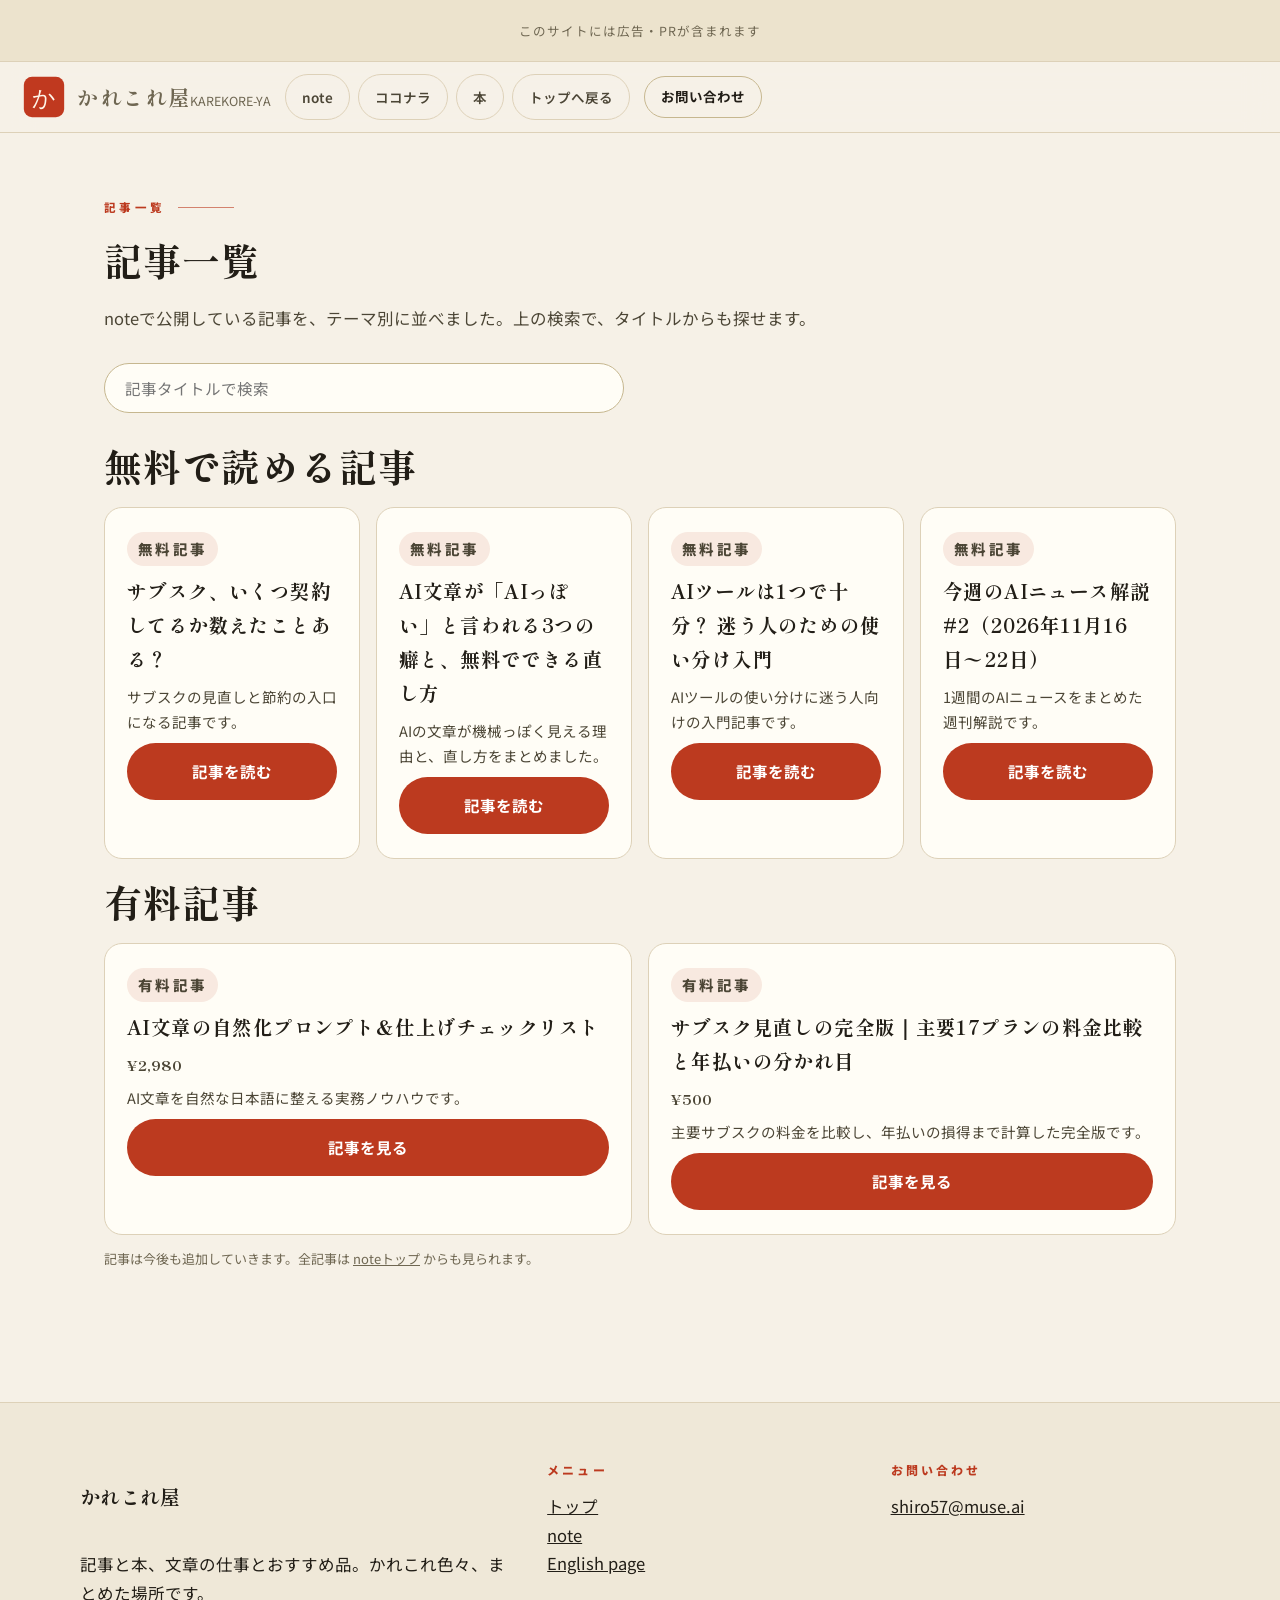
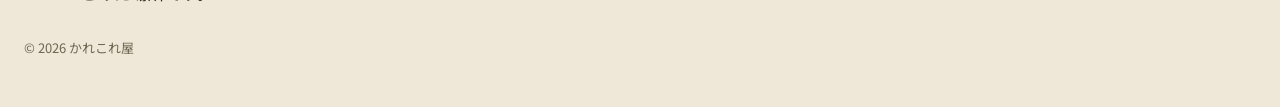
<file: articles.html>
<!DOCTYPE html>
<html lang="ja">
<head>
<meta charset="UTF-8">
<meta name="viewport" content="width=device-width, initial-scale=1.0">
<title>記事一覧 | かれこれ屋</title>
<meta name="description" content="かれこれ屋のnote記事一覧。AIツールの使い方、サブスク見直しと節約、AI文章を自然な日本語にするコツなど、テーマ別に探せます。">
<link rel="canonical" href="https://kendesk.github.io/articles.html">
<link rel="icon" href="assets/logo.png">
<link rel="apple-touch-icon" href="assets/logo.png">
<link rel="preconnect" href="https://fonts.googleapis.com">
<link rel="preconnect" href="https://fonts.gstatic.com" crossorigin>
<script>try{document.documentElement.dataset.theme=localStorage.getItem('kk-theme')||'light'}catch(e){document.documentElement.dataset.theme='light'}</script>
<link href="https://fonts.googleapis.com/css2?family=Noto+Sans+JP:wght@400;700;900&family=Shippori+Mincho:wght@600;800&display=swap" rel="stylesheet">
<link rel="stylesheet" href="style.css">
</head>
<body>
<div class="topbar"><p>このサイトには広告・PRが含まれます</p></div>
<header class="site-header">
  <div class="header-inner">
    <a class="brand" href="index.html">
      <span class="brand-mark" aria-hidden="true"><svg viewBox="0 0 48 48" width="44" height="44"><rect x="2" y="2" width="44" height="44" rx="9" fill="#C0391F"/><text x="24" y="34" text-anchor="middle" font-size="25" fill="#FFF7EA" font-family="Hiragino Mincho ProN, Yu Mincho, serif">か</text></svg></span>
      <span class="brand-text"><span class="brand-name">かれこれ屋</span><span class="brand-sub">KAREKORE-YA</span></span>
    </a>
    <nav class="site-nav" aria-label="主なメニュー">
      <a href="index.html#note">note</a>
      <a href="index.html#coconala">ココナラ</a>
      <a href="index.html#books">本</a>
      <a href="index.html">トップへ戻る</a>
    </nav>
    <a class="header-cta" href="index.html#contact">お問い合わせ</a>
  </div>
</header>

<main>
  <section id="articles">
    <div class="sec-head"><p class="sec-kicker">記事一覧</p><h2>記事一覧</h2></div>
    <p class="sec-desc">noteで公開している記事を、テーマ別に並べました。上の検索で、タイトルからも探せます。</p>
    <input class="search-box" id="article-search" type="search" placeholder="記事タイトルで検索" aria-label="記事タイトルで検索">
    <p id="search-empty" class="search-empty" hidden>見つかりませんでした。よければ人気の記事からどうぞ：<a href="https://note.com/yumi_ai_/n/n9e1829c6136e" data-goatcounter-click="note-n0670dca1ee95-2">サブスク、いくつ契約してるか数えたことある？</a>／<a href="https://note.com/yumi_ai_/n/n9e1829c6136e" data-goatcounter-click="note-n9e1829c6136e-2">AI文章が「AIっぽい」と言われる3つの癖と直し方</a></p>

    <h3 class="sub-h">無料で読める記事</h3>
    <div class="cards">
      <article class="card article-card">
        <p class="card-tag">無料記事</p>
        <h3>サブスク、いくつ契約してるか数えたことある？</h3>
        <p>サブスクの見直しと節約の入口になる記事です。</p>
        <a class="btn btn-main" href="https://note.com/yumi_ai_/n/n0670dca1ee95" data-goatcounter-click="note-n0670dca1ee95">記事を読む</a>
      </article>
      <article class="card article-card">
        <p class="card-tag">無料記事</p>
        <h3>AI文章が「AIっぽい」と言われる3つの癖と、無料でできる直し方</h3>
        <p>AIの文章が機械っぽく見える理由と、直し方をまとめました。</p>
        <a class="btn btn-main" href="https://note.com/yumi_ai_/n/n9e1829c6136e" data-goatcounter-click="note-n9e1829c6136e">記事を読む</a>
      </article>
      <article class="card article-card">
        <p class="card-tag">無料記事</p>
        <h3>AIツールは1つで十分？ 迷う人のための使い分け入門</h3>
        <p>AIツールの使い分けに迷う人向けの入門記事です。</p>
        <a class="btn btn-main" href="https://note.com/yumi_ai_/n/nb60fb705a3b9" data-goatcounter-click="note-nb60fb705a3b9">記事を読む</a>
      </article>
      <article class="card article-card">
        <p class="card-tag">無料記事</p>
        <h3>今週のAIニュース解説 #2（2026年11月16日〜22日）</h3>
        <p>1週間のAIニュースをまとめた週刊解説です。</p>
        <a class="btn btn-main" href="https://note.com/yumi_ai_/n/nc6f86f5fbf7a" data-goatcounter-click="note-nc6f86f5fbf7a">記事を読む</a>
      </article>
    </div>

    <h3 class="sub-h">有料記事</h3>
    <div class="cards">
      <article class="card article-card">
        <p class="card-tag">有料記事</p>
        <h3>AI文章の自然化プロンプト＆仕上げチェックリスト</h3>
        <p class="price">¥2,980</p>
        <p>AI文章を自然な日本語に整える実務ノウハウです。</p>
        <a class="btn btn-main" href="https://note.com/yumi_ai_/n/n2a3afb62d1fa" data-goatcounter-click="note-n2a3afb62d1fa">記事を見る</a>
      </article>
      <article class="card article-card">
        <p class="card-tag">有料記事</p>
        <h3>サブスク見直しの完全版｜主要17プランの料金比較と年払いの分かれ目</h3>
        <p class="price">¥500</p>
        <p>主要サブスクの料金を比較し、年払いの損得まで計算した完全版です。</p>
        <a class="btn btn-main" href="https://note.com/yumi_ai_/n/n2c1be35726ff" data-goatcounter-click="note-n2c1be35726ff">記事を見る</a>
      </article>
    </div>
    <p class="price-note">記事は今後も追加していきます。全記事は <a href="https://note.com/yumi_ai_" data-goatcounter-click="note-yumi-ai">noteトップ</a> からも見られます。</p>
  </section>
</main>

<footer class="site-footer">
  <div class="footer-inner">
    <div class="footer-col">
      <p class="footer-name">かれこれ屋</p>
      <p>記事と本、文章の仕事とおすすめ品。かれこれ色々、まとめた場所です。</p>
    </div>
    <div class="footer-col">
      <p class="footer-h">メニュー</p>
      <a href="index.html">トップ</a>
      <a href="https://note.com/yumi_ai_" data-goatcounter-click="note-yumi-ai-2">note</a>
      <a href="en.html">English page</a>
    </div>
    <div class="footer-col">
      <p class="footer-h">お問い合わせ</p>
      <a href="mailto:shiro57@muse.ai">shiro57@muse.ai</a>
    </div>
  </div>
  <p class="footer-copy">© 2026 かれこれ屋</p>
</footer>
<script>
(function(){
  var input = document.getElementById('article-search');
  if(!input) return;
  var cards = document.querySelectorAll('.article-card');
  var empty = document.getElementById('search-empty');
  var lastCounted = '';
  function gcEvent(name){
    if(window.goatcounter && window.goatcounter.count){ window.goatcounter.count({path: name, event: true}); }
  }
  input.addEventListener('input', function(){
    var q = input.value.trim();
    var visible = 0;
    cards.forEach(function(c){
      var hit = (!q || c.textContent.indexOf(q) !== -1);
      c.style.display = hit ? '' : 'none';
      if(hit) visible++;
    });
    if(empty) empty.hidden = !(q && visible === 0);
    if(q && q !== lastCounted){
      lastCounted = q;
      gcEvent('search-run');
      if(visible === 0) gcEvent('search-zero');
    }
    if(!q) lastCounted = '';
  });
})();
</script>
<script data-goatcounter="https://karekoreya.goatcounter.com/count" async src="//gc.zgo.at/count.js"></script>
</body>
</html>
</file>
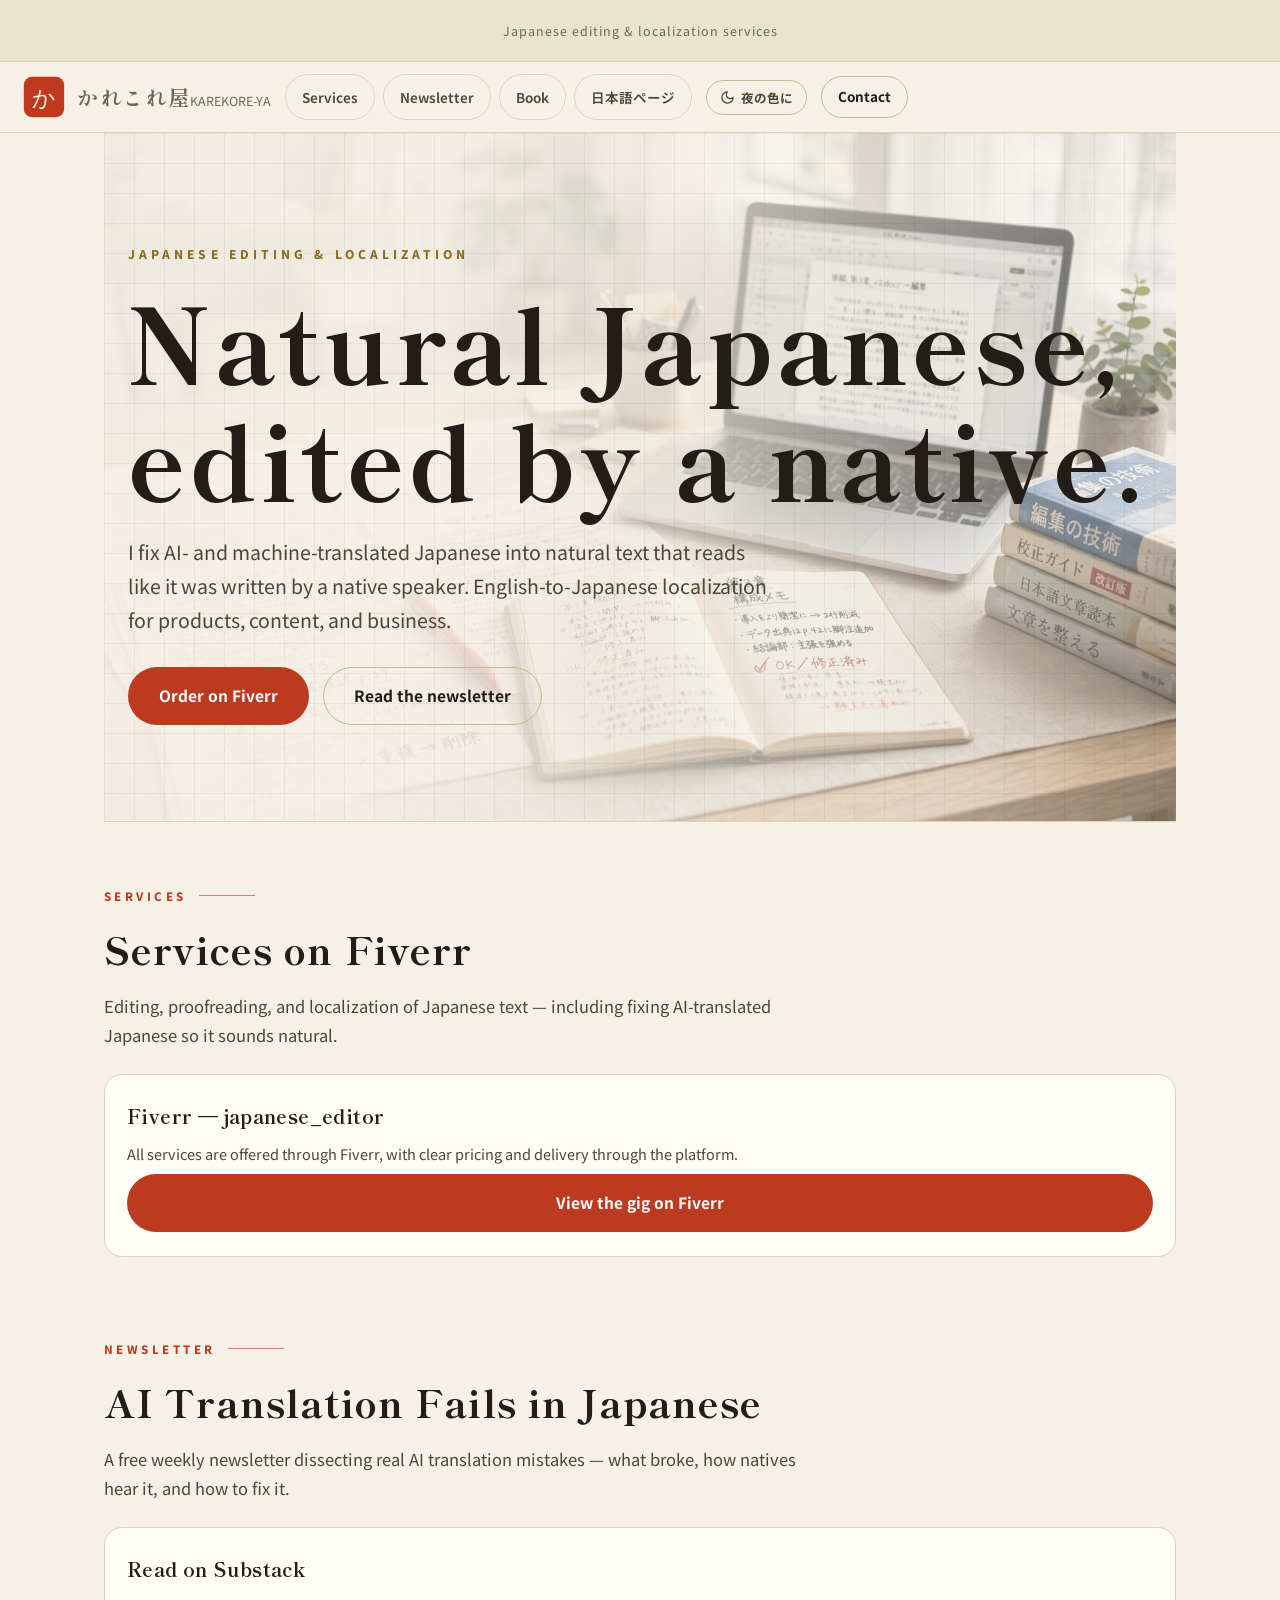
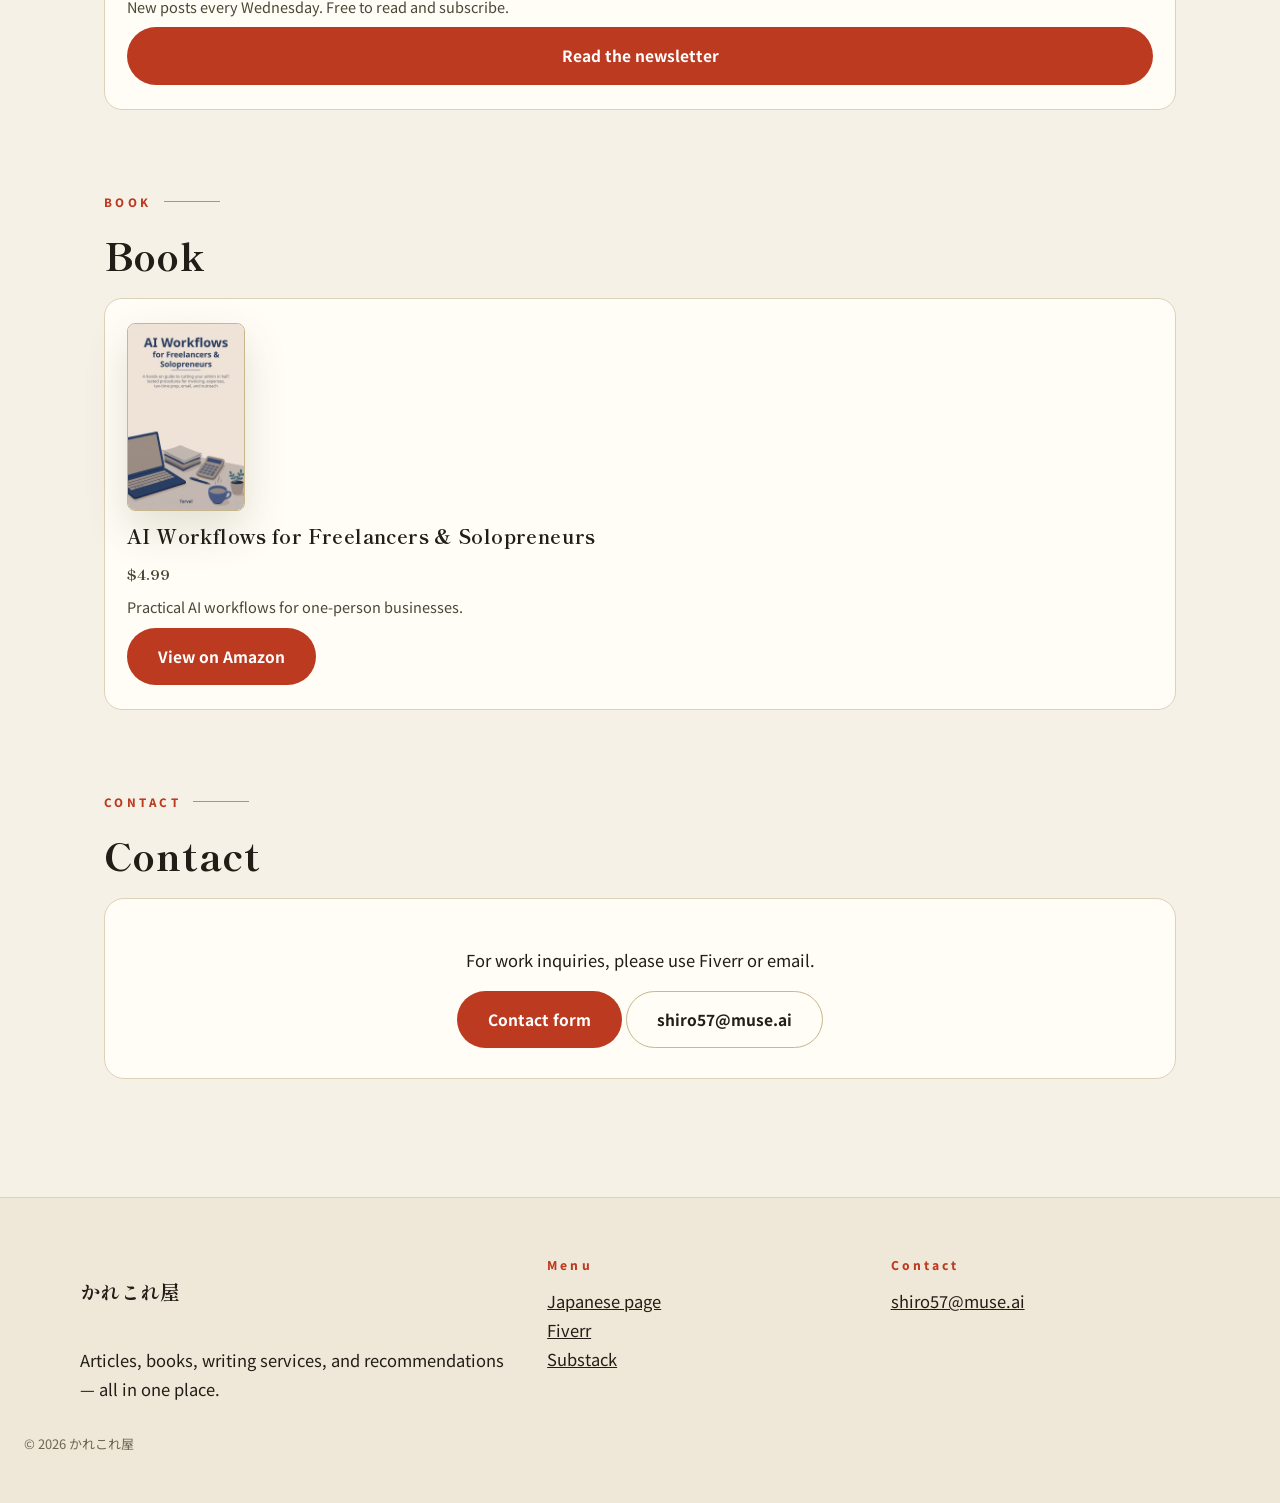
<file: en.html>
<!DOCTYPE html>
<html lang="en">
<head>
<meta charset="UTF-8">
<meta name="viewport" content="width=device-width, initial-scale=1.0">
<title>English Services | Karekore-ya</title>
<meta name="description" content="Native Japanese editing and localization by Ken Sato. I fix AI- and machine-translated Japanese into natural text. EN to JP localization, newsletter, and books.">
<link rel="canonical" href="https://kendesk.github.io/en.html">
<link rel="alternate" hreflang="ja" href="https://kendesk.github.io/">
<link rel="alternate" hreflang="en" href="https://kendesk.github.io/en.html">
<link rel="alternate" hreflang="x-default" href="https://kendesk.github.io/">
<link rel="icon" href="assets/logo.png">
<link rel="apple-touch-icon" href="assets/logo.png">
<link rel="preconnect" href="https://fonts.googleapis.com">
<link rel="preconnect" href="https://fonts.gstatic.com" crossorigin>
<script>try{document.documentElement.dataset.theme=localStorage.getItem('kk-theme')||'light'}catch(e){document.documentElement.dataset.theme='light'}</script>
<link href="https://fonts.googleapis.com/css2?family=Noto+Sans+JP:wght@400;700;900&family=Shippori+Mincho:wght@600;800&display=swap" rel="stylesheet">
<link rel="stylesheet" href="style.css">
</head>
<body>
<div class="topbar"><p>Japanese editing &amp; localization services</p></div>
<header class="site-header">
  <div class="header-inner">
    <a class="brand" href="index.html">
      <span class="brand-mark" aria-hidden="true"><svg viewBox="0 0 48 48" width="44" height="44"><rect x="2" y="2" width="44" height="44" rx="9" fill="#C0391F"/><text x="24" y="34" text-anchor="middle" font-size="25" fill="#FFF7EA" font-family="Hiragino Mincho ProN, Yu Mincho, serif">か</text></svg></span>
      <span class="brand-text"><span class="brand-name">かれこれ屋</span><span class="brand-sub">KAREKORE-YA</span></span>
    </a>
    <nav class="site-nav" aria-label="Main">
      <a href="#services">Services</a>
      <a href="#newsletter">Newsletter</a>
      <a href="#book">Book</a>
      <a href="index.html">日本語ページ</a>
    </nav>
    <button class="theme-btn" id="themeBtn" type="button" aria-label="テーマ切り替え"><svg class="tb-moon" viewBox="0 0 24 24" fill="none" stroke="currentColor" stroke-width="2" stroke-linecap="round" stroke-linejoin="round"><path d="M12 3a6 6 0 0 0 9 9 9 9 0 1 1-9-9Z"/></svg><svg class="tb-sun" viewBox="0 0 24 24" fill="none" stroke="currentColor" stroke-width="2" stroke-linecap="round" stroke-linejoin="round"><circle cx="12" cy="12" r="4"/><path d="M12 2v2M12 20v2M4.93 4.93l1.41 1.41M17.66 17.66l1.41 1.41M2 12h2M20 12h2M6.34 17.66l-1.41 1.41M19.07 4.93l-1.41 1.41"/></svg><span class="tb-to-dark">夜の色に</span><span class="tb-to-light">昼の色に</span></button>
    <a class="header-cta" href="mailto:shiro57@muse.ai">Contact</a>
  </div>
</header>

<main>
  <section class="hero">
    <div class="hero-text">
      <p class="hero-kicker">JAPANESE EDITING &amp; LOCALIZATION</p>
      <h1>Natural Japanese,<br>edited by a native.</h1>
      <p class="hero-lead">I fix AI- and machine-translated Japanese into natural text that reads like it was written by a native speaker. English-to-Japanese localization for products, content, and business.</p>
      <div class="hero-btns">
        <a class="btn btn-main" href="https://www.fiverr.com/japanese_editor/fix-ai-translated-japanese" data-goatcounter-click="fiverr-gig1">Order on Fiverr</a>
        <a class="btn btn-ghost" href="https://japaneseeditor.substack.com" data-goatcounter-click="japaneseeditor-top">Read the newsletter</a>
      </div>
    </div>
  </section>

  <section id="services">
    <div class="sec-head"><p class="sec-kicker">SERVICES</p><h2>Services on Fiverr</h2></div>
    <p class="sec-desc">Editing, proofreading, and localization of Japanese text — including fixing AI-translated Japanese so it sounds natural.</p>
    <div class="cards">
      <article class="card">
        <h3>Fiverr — japanese_editor</h3>
        <p>All services are offered through Fiverr, with clear pricing and delivery through the platform.</p>
        <a class="btn btn-main" href="https://www.fiverr.com/japanese_editor/fix-ai-translated-japanese" data-goatcounter-click="fiverr-gig1-2">View the gig on Fiverr</a>
      </article>
    </div>
  </section>

  <section id="newsletter">
    <div class="sec-head"><p class="sec-kicker">NEWSLETTER</p><h2>AI Translation Fails in Japanese</h2></div>
    <p class="sec-desc">A free weekly newsletter dissecting real AI translation mistakes — what broke, how natives hear it, and how to fix it.</p>
    <div class="cards">
      <article class="card">
        <h3>Read on Substack</h3>
        <p>New posts every Wednesday. Free to read and subscribe.</p>
        <a class="btn btn-main" href="https://japaneseeditor.substack.com" data-goatcounter-click="japaneseeditor-top-2">Read the newsletter</a>
      </article>
    </div>
  </section>

  <section id="book">
    <div class="sec-head"><p class="sec-kicker">BOOK</p><h2>Book</h2></div>
    <div class="cards books">
      <article class="card book-card">
        <img class="book-cover" src="assets/cover-workflows.jpg" alt="Cover of AI Workflows for Freelancers &amp; Solopreneurs" width="400" height="600" loading="lazy">
        <h3>AI Workflows for Freelancers &amp; Solopreneurs</h3>
        <p class="price">$4.99</p>
        <p>Practical AI workflows for one-person businesses.</p>
        <a class="btn btn-main" href="https://www.amazon.com/dp/B0HS5345XM" data-goatcounter-click="amazon-b0hs5345xm">View on Amazon</a>
      </article>
    </div>
  </section>

  <section id="contact">
    <div class="sec-head"><p class="sec-kicker">CONTACT</p><h2>Contact</h2></div>
    <div class="contact-box">
      <p>For work inquiries, please use Fiverr or email.</p>
      <a class="btn btn-main" href="https://docs.google.com/forms/d/e/1FAIpQLSeZ0RzQY3M6qY0OyFW7Gxz1m4c415ZFeMFHrwn8TUAwTNW_gw/viewform?usp=publish-editor" data-goatcounter-click="form-contact">Contact form</a>
      <a class="btn btn-ghost" href="mailto:shiro57@muse.ai">shiro57@muse.ai</a>
    </div>
  </section>
</main>

<footer class="site-footer">
  <div class="footer-inner">
    <div class="footer-col">
      <p class="footer-name">かれこれ屋</p>
      <p>Articles, books, writing services, and recommendations — all in one place.</p>
    </div>
    <div class="footer-col">
      <p class="footer-h">Menu</p>
      <a href="index.html">Japanese page</a>
      <a href="https://www.fiverr.com/japanese_editor" data-goatcounter-click="fiverr-japanese-editor-3">Fiverr</a>
      <a href="https://japaneseeditor.substack.com" data-goatcounter-click="japaneseeditor-top-3">Substack</a>
    </div>
    <div class="footer-col">
      <p class="footer-h">Contact</p>
      <a href="mailto:shiro57@muse.ai">shiro57@muse.ai</a>
    </div>
  </div>
  <p class="footer-copy">© 2026 かれこれ屋</p>
</footer>
<script src="script.js"></script>
<script data-goatcounter="https://karekoreya.goatcounter.com/count" async src="//gc.zgo.at/count.js"></script>
</body>
</html>
</file>
<file: style.css>
/* ===== かれこれ屋 新デザイン（2026-11-26 一から作り直し） =====
   ダーク基調／明朝見出し／フラットなカード／出現アニメーション */
:root{
  --bg:#0d0f16; --bg2:#11141f; --surface:#161927; --surface2:#1b1f30;
  --ink:#f4f1ea; --ink2:#c9ccda; --muted:#9aa0b5;
  --line:#262b3f; --line2:#333a56;
  --shu:#e4573d; --shu-btn:#c53a20; --shu-soft:rgba(228,87,61,.14);
  --indigo:#7d8cc9; --accent:#e8b34b;
  --serif:"Shippori Mincho","Hiragino Mincho ProN","Yu Mincho",serif;
  --sans:"Noto Sans JP","Hiragino Kaku Gothic ProN",sans-serif;
  --shadow:0 18px 44px rgba(0,0,0,.45);
  --grid:rgba(244,241,234,.05);
}

/* 昼テーマ：紙とインク（テーマ切り替え用） */
:root[data-theme="light"]{
  --bg:#f6f1e7; --bg2:#efe8d8; --surface:#fffdf6; --surface2:#f3eddd;
  --ink:#221e17; --ink2:#4c4636; --muted:#6f6752;
  --line:#ddd1b8; --line2:#c6b78f;
  --shu:#bc3a1f; --shu-btn:#bc3a1f; --shu-soft:rgba(188,58,31,.10);
  --indigo:#44599e; --accent:#8a6a1c;
  --shadow:0 18px 44px rgba(80,66,30,.16);
  --grid:rgba(34,30,23,.055);
}
:root[data-theme="light"] .topbar{background:#ece3cd}
:root[data-theme="light"] .site-header{background:rgba(246,241,231,.88)}
:root[data-theme="light"] .site-footer{background:#efe8d8}
:root[data-theme="light"] .hero::after{
  background:linear-gradient(100deg, rgba(246,241,231,.95) 30%, rgba(246,241,231,.68) 62%, rgba(246,241,231,.35)),
  url('assets/hero-biz.svg') center/cover no-repeat;
}
:root[data-theme="light"] .hero h1{color:var(--ink)}
:root[data-theme="light"] .hero-lines b{color:var(--ink)}
/* テーマ切り替えボタン */
.theme-btn{
  display:inline-flex;align-items:center;gap:6px;border:1px solid var(--line2);background:transparent;
  color:var(--ink2);border-radius:999px;padding:7px 13px;font-size:12.5px;font-weight:700;cursor:pointer;font-family:var(--sans);
}
.theme-btn svg{width:15px;height:15px}
.theme-btn:hover{border-color:var(--shu);color:var(--shu)}
:root[data-theme="light"] .tb-sun,:root[data-theme="light"] .tb-to-light{display:none}
:root:not([data-theme="light"]) .tb-moon,:root:not([data-theme="light"]) .tb-to-dark{display:none}
*{box-sizing:border-box}
html{scroll-behavior:smooth;scroll-padding-top:96px}
body{
  margin:0;background:var(--bg);color:var(--ink);
  font-family:var(--sans);font-size:16.5px;line-height:1.75;
  -webkit-font-smoothing:antialiased;
}
img{max-width:100%}
a{color:inherit}
::selection{background:var(--shu);color:#fff}

/* PR告知バー */
.topbar{
  margin:0;text-align:center;font-size:12.5px;letter-spacing:.08em;
  color:var(--muted);background:#08090f;padding:7px 16px;border-bottom:1px solid var(--line);
}

/* ヘッダー */
.site-header{
  position:sticky;top:0;z-index:60;display:flex;align-items:center;justify-content:space-between;
  gap:14px;flex-wrap:wrap;padding:12px 22px;
  background:rgba(13,15,22,.86);backdrop-filter:blur(16px);border-bottom:1px solid var(--line);
}
.brand{display:flex;align-items:center;gap:11px;text-decoration:none;color:var(--ink)}
.brand-mark{display:inline-flex}
.brand-name{font-family:var(--serif);font-size:21px;font-weight:700;letter-spacing:.08em}
.brand-en{font-size:10px;letter-spacing:.3em;color:var(--muted);font-weight:700}
.brand-sub,.brand-text{color:var(--muted);font-size:12.5px}
.header-inner{display:flex;align-items:center;gap:14px;flex-wrap:wrap}
.header-cta{
  color:var(--ink);text-decoration:none;font-size:13.5px;font-weight:700;
  border:1px solid var(--line2);border-radius:999px;padding:8px 16px;transition:.2s;
}
.header-cta:hover{border-color:var(--shu);color:var(--shu)}
.site-nav{display:flex;gap:8px;align-items:center}
.site-nav a{
  color:var(--ink2);text-decoration:none;font-size:13.5px;font-weight:600;white-space:nowrap;
  border:1px solid var(--line);border-radius:999px;padding:12px 16px;line-height:1.5;background:rgba(255,255,255,.03);
  transition:transform .18s ease,background .18s ease,color .18s ease,border-color .18s ease;
}
.site-nav a:hover{background:var(--shu);border-color:var(--shu);color:#fff;transform:translateY(-1px)}
.site-nav a.nav-cta{background:var(--shu-btn);border-color:var(--shu-btn);color:#fff}
.site-nav a.nav-cta:hover{background:#c9452c}

/* 季節のひとこと */
.season-bar{
  display:flex;gap:12px;align-items:baseline;max-width:1120px;margin:0 auto;
  padding:14px 24px 0;color:var(--muted);font-size:14px;
}
.season-label{
  font-size:11px;letter-spacing:.24em;color:var(--shu);font-weight:800;white-space:nowrap;
}
.season-bar p{margin:0}

/* レイアウト */
.hero,main{max-width:1120px;margin:0 auto;padding-left:24px;padding-right:24px}
main{padding-bottom:30px}
section{padding:64px 0 8px}

/* ヒーロー */
.hero{
  position:relative;max-width:none;margin:0;padding:110px 24px 96px;text-align:left;
  background:var(--bg);
  border-bottom:1px solid var(--line);overflow:hidden;isolation:isolate;
}
.hero::after{
  content:"";position:absolute;inset:0;z-index:0;
  background:linear-gradient(100deg, rgba(9,10,17,.93) 30%, rgba(9,10,17,.62) 62%, rgba(9,10,17,.38)),
  url('assets/hero-night.svg') center/cover no-repeat;
  animation:heroZoom 18s ease-in-out infinite alternate;
}
.hero::before{
  content:"";position:absolute;inset:0;z-index:1;pointer-events:none;
  background-image:linear-gradient(var(--grid) 1px,transparent 1px),linear-gradient(90deg,var(--grid) 1px,transparent 1px);
  background-size:30px 30px;
}
@keyframes heroZoom{from{transform:scale(1)}to{transform:scale(1.07)}}
.hero>*{max-width:1120px;margin-left:auto;margin-right:auto;position:relative;z-index:2}
.hero-kicker{
  font-size:12px;letter-spacing:.34em;color:var(--accent);font-weight:800;margin:0 0 18px;
  animation:rise .8s .05s cubic-bezier(.2,.7,.2,1) both;
}
.hero h1{
  font-family:var(--serif);font-weight:800;letter-spacing:.04em;
  font-size:clamp(56px,9.5vw,104px);line-height:1.12;margin:0 0 20px;color:#fff;
  animation:rise .8s .15s cubic-bezier(.2,.7,.2,1) both;
}
.hero-lead,.hero-copy{
  font-size:clamp(16px,2.2vw,19.5px);color:var(--ink2);max-width:640px;margin:0 0 30px;
  animation:rise .8s .28s cubic-bezier(.2,.7,.2,1) both;
}
.hero-visual{display:none}
.hero-buttons,.hero-btns{display:flex;gap:14px;flex-wrap:wrap;animation:rise .8s .4s cubic-bezier(.2,.7,.2,1) both}
.hero-vertical{
  position:absolute;right:34px;top:110px;writing-mode:vertical-rl;
  font-family:var(--serif);letter-spacing:.42em;color:rgba(244,241,234,.5);font-size:14px;
}
.hero-lines{
  list-style:none;display:flex;gap:0;margin:52px auto 0;padding:22px 0 0;max-width:1120px;
  border-top:1px solid rgba(244,241,234,.22);animation:rise .8s .55s cubic-bezier(.2,.7,.2,1) both;
}
.hero-lines li{flex:1;padding:0 18px;border-left:1px solid rgba(244,241,234,.16)}
.hero-lines li:first-child{border-left:none;padding-left:0}
.hero-lines b{display:block;font-family:var(--serif);font-size:19px;color:#fff;letter-spacing:.1em}
.hero-lines span{font-size:13px;color:var(--ink2)}
.trust-line{
  list-style:none;display:flex;gap:10px 26px;flex-wrap:wrap;margin:26px 0 0;padding:0;
  color:var(--muted);font-size:13.5px;animation:rise .8s .65s cubic-bezier(.2,.7,.2,1) both;
}
@keyframes rise{from{opacity:0;transform:translateY(26px)}to{opacity:1;transform:none}}

/* ボタン */
.btn{
  display:inline-flex;align-items:center;justify-content:center;gap:8px;
  text-decoration:none;font-weight:700;font-size:15.5px;border-radius:999px;
  padding:14px 30px;border:1px solid transparent;transition:.2s;cursor:pointer;
}
.btn-main{background:var(--shu-btn);color:#fff}
.btn-main:hover{background:#c9452c;transform:translateY(-2px)}
.btn-ghost{background:transparent;color:var(--ink);border-color:var(--line2)}
.btn-ghost:hover{border-color:var(--ink);transform:translateY(-2px)}
.btn-sub{background:var(--surface2);color:var(--ink);border-color:var(--line)}
.btn-sub:hover{border-color:var(--shu);color:var(--shu)}

/* セクション見出し */
.sec-head{margin-bottom:10px}
.sec-kicker{
  display:flex;align-items:center;gap:12px;font-size:11.5px;letter-spacing:.3em;
  color:var(--shu);font-weight:800;margin:0 0 10px;text-transform:uppercase;
}
.sec-kicker::after{content:"";flex:0 0 56px;height:1px;background:var(--shu);opacity:.6}
.sec-head h2,.sub-h{
  font-family:var(--serif);font-size:clamp(28px,4.4vw,38px);font-weight:800;letter-spacing:.03em;
  margin:0;color:var(--ink);display:flex;align-items:center;gap:14px;
}
.sec-desc{color:var(--ink2);max-width:720px;margin:8px 0 24px}
.pr-note{color:var(--muted);font-size:13px;margin-top:6px}
.next-one{color:var(--muted);font-size:14px;margin-top:26px}
.next-one a{color:var(--shu);font-weight:700;text-decoration:none}
.next-one a:hover{text-decoration:underline}

/* 出現アニメーション */
.reveal{opacity:0;transform:translateY(30px);transition:opacity .8s cubic-bezier(.2,.7,.2,1),transform .8s cubic-bezier(.2,.7,.2,1)}
.reveal.in{opacity:1;transform:none}
@media (prefers-reduced-motion: reduce){
  .reveal{opacity:1;transform:none;transition:none}
  .hero::after{animation:none}
  .hero-kicker,.hero h1,.hero-lead,.hero-copy,.hero-buttons,.hero-btns,.hero-lines,.trust-line{animation:none}
  html{scroll-behavior:auto}
}

/* カード */
.cards{display:grid;grid-template-columns:repeat(auto-fit,minmax(240px,1fr));gap:16px;margin:8px 0 10px}
.card{
  display:flex;flex-direction:column;gap:8px;background:var(--surface);
  border:1px solid var(--line);border-radius:18px;padding:24px 22px;color:var(--ink);
  transition:transform .22s ease,border-color .22s ease,background .22s ease;
}
a.card{text-decoration:none}
a.card:hover,.card:hover{transform:translateY(-4px);border-color:var(--shu);background:var(--surface2)}
.card h3{font-family:var(--serif);font-size:19.5px;margin:0;letter-spacing:.02em}
.card p{margin:0;color:var(--ink2);font-size:14.5px}
.card-tag{
  align-self:flex-start;font-size:11px;font-weight:800;letter-spacing:.16em;color:var(--shu);
  background:var(--shu-soft);border-radius:999px;padding:4px 11px;margin:0;
}
.card-body{display:flex;flex-direction:column;gap:5px}
.card-title{font-family:var(--serif);font-size:19px;font-weight:700}
.card-sub{color:var(--ink2);font-size:14px}
.card-arrow{margin-left:auto;color:var(--shu);font-size:20px;font-weight:700}
a.card{flex-direction:row;align-items:center}
.card-price,.price{font-family:var(--serif);color:var(--shu);font-weight:800;font-size:19px}
.price-note{color:var(--muted);font-size:13px}

/* 本のカード */
.book-card{align-items:flex-start}
.book-cover{width:118px;height:auto;border-radius:8px;border:1px solid var(--line2);box-shadow:var(--shadow)}

/* 紹介スライド（カルーセル） */
.carousel{position:relative;margin:10px 0 30px}
.car-track,.carousel-track{
  display:flex;gap:14px;overflow-x:auto;scroll-snap-type:x mandatory;
  scrollbar-width:none;border-radius:20px;-webkit-overflow-scrolling:touch;
}
.car-track::-webkit-scrollbar,.carousel-track::-webkit-scrollbar{display:none}
.car-slide{
  position:relative;flex:0 0 92%;scroll-snap-align:center;border-radius:20px;overflow:hidden;
  display:block;border:1px solid var(--line);transition:border-color .2s;
}
.car-slide:hover{border-color:var(--shu)}
.car-slide img{width:100%;height:auto;display:block}
.car-badge{
  position:absolute;right:12px;bottom:12px;background:rgba(8,9,15,.88);color:#fff;
  font-size:13px;font-weight:700;padding:7px 14px;border-radius:999px;border:1px solid rgba(255,255,255,.25);
}
.car-btn{
  position:absolute;top:50%;transform:translateY(-50%);z-index:2;width:42px;height:42px;border-radius:50%;
  border:1px solid var(--line2);background:rgba(13,15,22,.9);color:var(--ink);font-size:22px;line-height:1;
  cursor:pointer;transition:.2s;
}
.car-btn:hover{border-color:var(--shu);color:var(--shu)}
.car-btn.prev{left:10px}
.car-btn.next{right:10px}
.car-dots{display:flex;gap:7px;justify-content:center;margin-top:12px}
.car-dots button{width:8px;height:8px;border-radius:50%;border:none;background:var(--line2);cursor:pointer;padding:0}
.car-dots button.on{background:var(--shu)}
.carousel-ui{display:flex;align-items:center;justify-content:space-between;margin-top:10px}
@media (min-width:720px){ .car-slide{flex-basis:76%} }

/* 広告コーナー */
.ad-card{
  position:relative;background:var(--surface);border:1px solid var(--line);border-radius:18px;
  padding:22px;display:flex;flex-direction:column;gap:10px;
}
.ad-tag{
  position:absolute;top:14px;left:14px;margin:0;background:var(--shu);color:#fff;
  font-size:11px;font-weight:800;letter-spacing:.14em;border-radius:6px;padding:3px 9px;z-index:2;
}
.ad-banner img{border-radius:10px;width:100%;height:auto}
.ad-btn{align-self:flex-start}

/* 料金・FAQ・お知らせ等 */
.search-box{
  width:100%;max-width:520px;background:var(--surface);border:1px solid var(--line2);color:var(--ink);
  border-radius:999px;padding:13px 20px;font-size:15.5px;margin:6px 0 20px;font-family:var(--sans);
}
.search-box:focus{outline:2px solid var(--shu);outline-offset:1px}
.search-empty{color:var(--muted);font-size:14.5px;margin:0 0 18px}
.search-empty a{color:var(--shu);font-weight:700}
details{
  background:var(--surface);border:1px solid var(--line);border-radius:14px;
  padding:16px 20px;margin:0 0 12px;
}
details summary{cursor:pointer;font-weight:700;font-family:var(--serif);font-size:16.5px}
details p{color:var(--ink2);margin:10px 0 2px}
.profile-noren{border-radius:18px;border:1px solid var(--line)}
.contact-box{
  background:var(--surface);border:1px solid var(--line);border-radius:20px;padding:30px 26px;text-align:center;
}
.contact-btn{margin-top:8px}

/* スマホ固定CTA */
.mobile-cta{
  position:fixed;left:12px;right:12px;bottom:12px;z-index:55;display:none;gap:10px;
}
.mobile-cta a{
  flex:1;text-align:center;text-decoration:none;font-weight:800;font-size:14.5px;border-radius:999px;
  padding:13px 8px;background:var(--surface2);color:var(--ink);border:1px solid var(--line2);
  box-shadow:var(--shadow);
}
.mobile-cta a.mobile-cta-main{background:var(--shu-btn);border-color:var(--shu-btn);color:#fff}
@media (max-width:719px){ .mobile-cta{display:flex} body{padding-bottom:74px} }

/* フッター */
.site-footer{background:#08090f;border-top:1px solid var(--line);margin-top:80px;padding:56px 24px 34px}
.footer-inner{max-width:1120px;margin:0 auto;display:grid;grid-template-columns:1.4fr 1fr 1fr;gap:34px}
.footer-big{
  font-family:var(--serif);font-size:clamp(44px,8vw,84px);font-weight:800;letter-spacing:.06em;
  color:rgba(244,241,234,.13);line-height:1.1;margin:0 0 26px;max-width:1120px;
}
.footer-brand{display:flex;flex-direction:column;gap:8px}
.footer-name{font-family:var(--serif);font-size:20px;font-weight:700}
.footer-h{font-size:12px;letter-spacing:.26em;color:var(--shu);font-weight:800;margin:0 0 12px}
.footer-nav{display:flex;flex-direction:column;gap:9px}
.footer-nav a{color:var(--ink2);text-decoration:none;font-size:14.5px}
.footer-nav a:hover{color:var(--shu)}
.footer-note,.footer-copy{color:var(--muted);font-size:13px}
.footer-col{display:flex;flex-direction:column}
.sns-row{display:flex;gap:16px;flex-wrap:wrap}
.sns-btn{display:flex;flex-direction:column;align-items:center;gap:5px;color:var(--ink2);text-decoration:none}
.sns-btn .ic{width:42px;height:42px;border:1px solid var(--line2);border-radius:50%;display:grid;place-items:center;transition:.2s}
.sns-btn svg{width:18px;height:18px}
.sns-btn .note-mark{font-size:11px;font-weight:800;letter-spacing:-.02em}
.sns-btn .sns-name{font-size:10px;font-weight:600}
.sns-btn:hover{color:var(--ink)}
.sns-btn:hover .ic{border-color:var(--shu);color:var(--shu);transform:translateY(-2px)}
.mark{color:var(--shu)}

/* レスポンシブ */
@media (max-width:860px){ .footer-inner{grid-template-columns:1fr 1fr} }
@media (max-width:719px){
  .site-header{padding:10px 14px 12px}
  .site-nav{order:3;flex-basis:100%;overflow-x:auto;flex-wrap:nowrap;padding:6px 2px 2px;scrollbar-width:none;-webkit-overflow-scrolling:touch}
  .site-nav::-webkit-scrollbar{display:none}
  .site-nav a{flex:0 0 auto}
  .hero{padding:74px 20px 70px}
  .hero-lines{flex-direction:column;gap:14px}
  .hero-lines li{border-left:none;padding:0}
  .hero-vertical{display:none}
  .btn{width:100%}
  .hero-buttons .btn,.hero-btns .btn{width:auto;flex:1}
  section{padding:48px 0 6px}
  .footer-inner{grid-template-columns:1fr}
}
</file>
